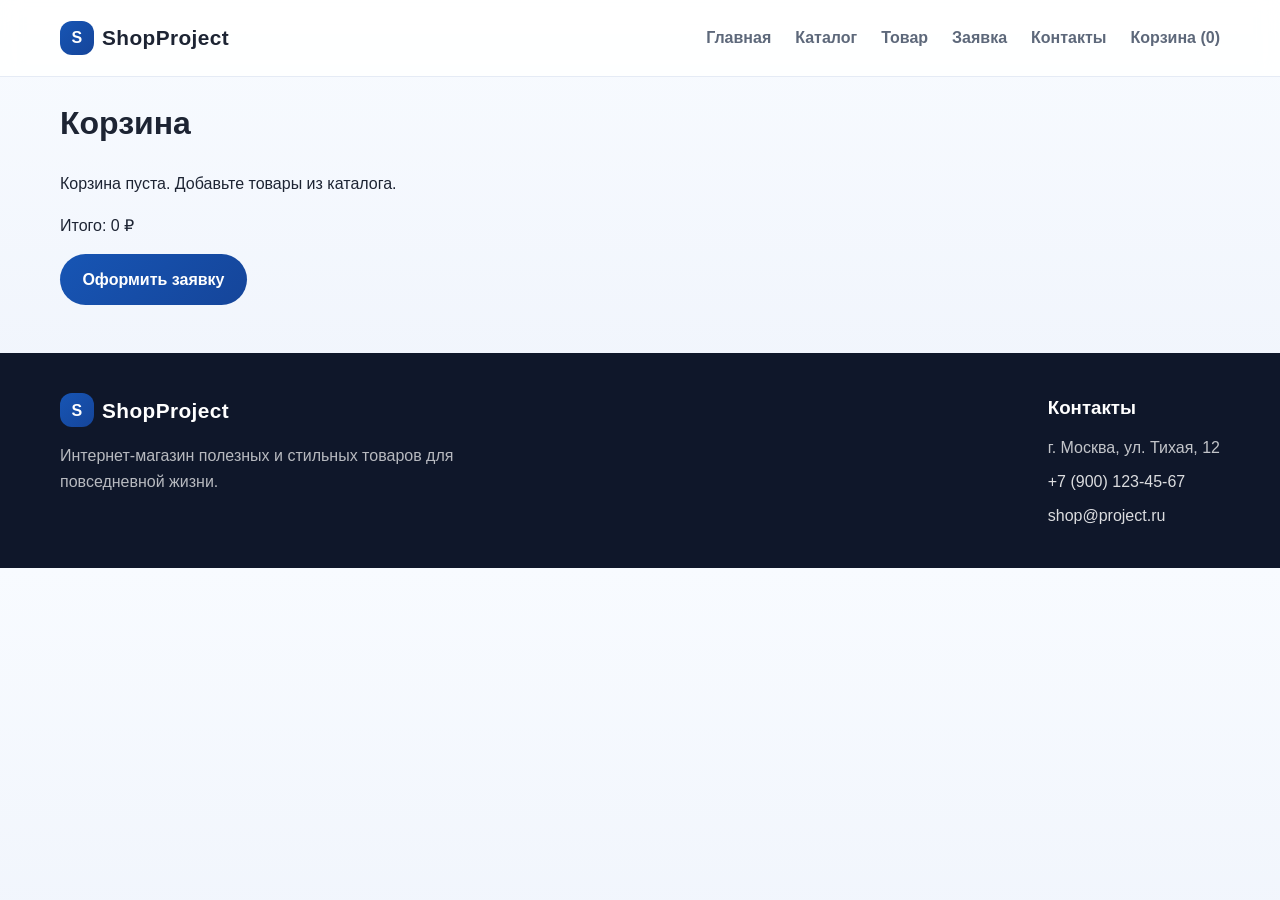
<file: cart.html>
<!DOCTYPE html>
<html lang="ru">
  <head>
    <meta charset="UTF-8" />
    <meta name="viewport" content="width=device-width, initial-scale=1.0" />
    <title>Корзина — ShopProject</title>
    <meta
      name="description"
      content="Современный интернет-магазин с каталогом товаров, преимуществами и формой оформления заявки."
    />
    <link rel="stylesheet" href="css/style.css" />
    <script src="js/data.js" defer></script>
<script src="js/cart.js" defer></script>
<script src="js/catalog.js" defer></script>
<script src="js/validation.js" defer></script>
<script src="js/main.js" defer></script>
  <link rel="stylesheet" href="css/responsive.css"><link rel="stylesheet" href="css/interactive.css"></head>
  <body><a class="skip-link" href="#top">Перейти к содержимому</a>
    <header class="site-header-wrap">
      <div class="container site-header">
        <a class="site-logo" href="index.html" aria-label="Главная страница">
          <span class="site-logo__mark">S</span>
          <span>ShopProject</span>
        </a>

        <button class="menu-toggle" type="button" aria-expanded="false" aria-controls="site-menu">
          <span></span>
          <span></span>
          <span></span>
          <span class="sr-only">Открыть меню</span>
        </button>

        <nav class="site-nav" id="site-menu" aria-label="Основная навигация">
          <ul class="site-nav__list"><li><a href="index.html">Главная</a></li><li><a href="catalog.html">Каталог</a></li><li><a href="product.html">Товар</a></li><li><a href="order.html">Заявка</a></li><li><a href="contacts.html">Контакты</a></li><li><a href="cart.html">Корзина (<span data-cart-count>0</span>)</a></li></ul>
        </nav>
      </div>
    </header>

    <main id="top" tabindex="-1" class="container section"><h1>Корзина</h1><div id="cart-items"></div><p id="cart-total" role="status"></p><a class="button" href="order.html">Оформить заявку</a></main>

    <footer class="site-footer" id="contacts">
      <div class="container site-footer__inner">
        <div>
          <a class="site-logo site-logo--footer" href="#top">
            <span class="site-logo__mark">S</span>
            <span>ShopProject</span>
          </a>
          <p>Интернет-магазин полезных и стильных товаров для повседневной жизни.</p>
        </div>
        <div>
          <h3>Контакты</h3>
          <ul class="contact-list">
            <li>г. Москва, ул. Тихая, 12</li>
            <li><a href="tel:+79001234567">+7 (900) 123-45-67</a></li>
            <li><a href="mailto:shop@project.ru">shop@project.ru</a></li>
          </ul>
        </div>
      </div>
    </footer>

    

    
  <p id="notice" role="status" class="container"></p></body>
</html>
</file>
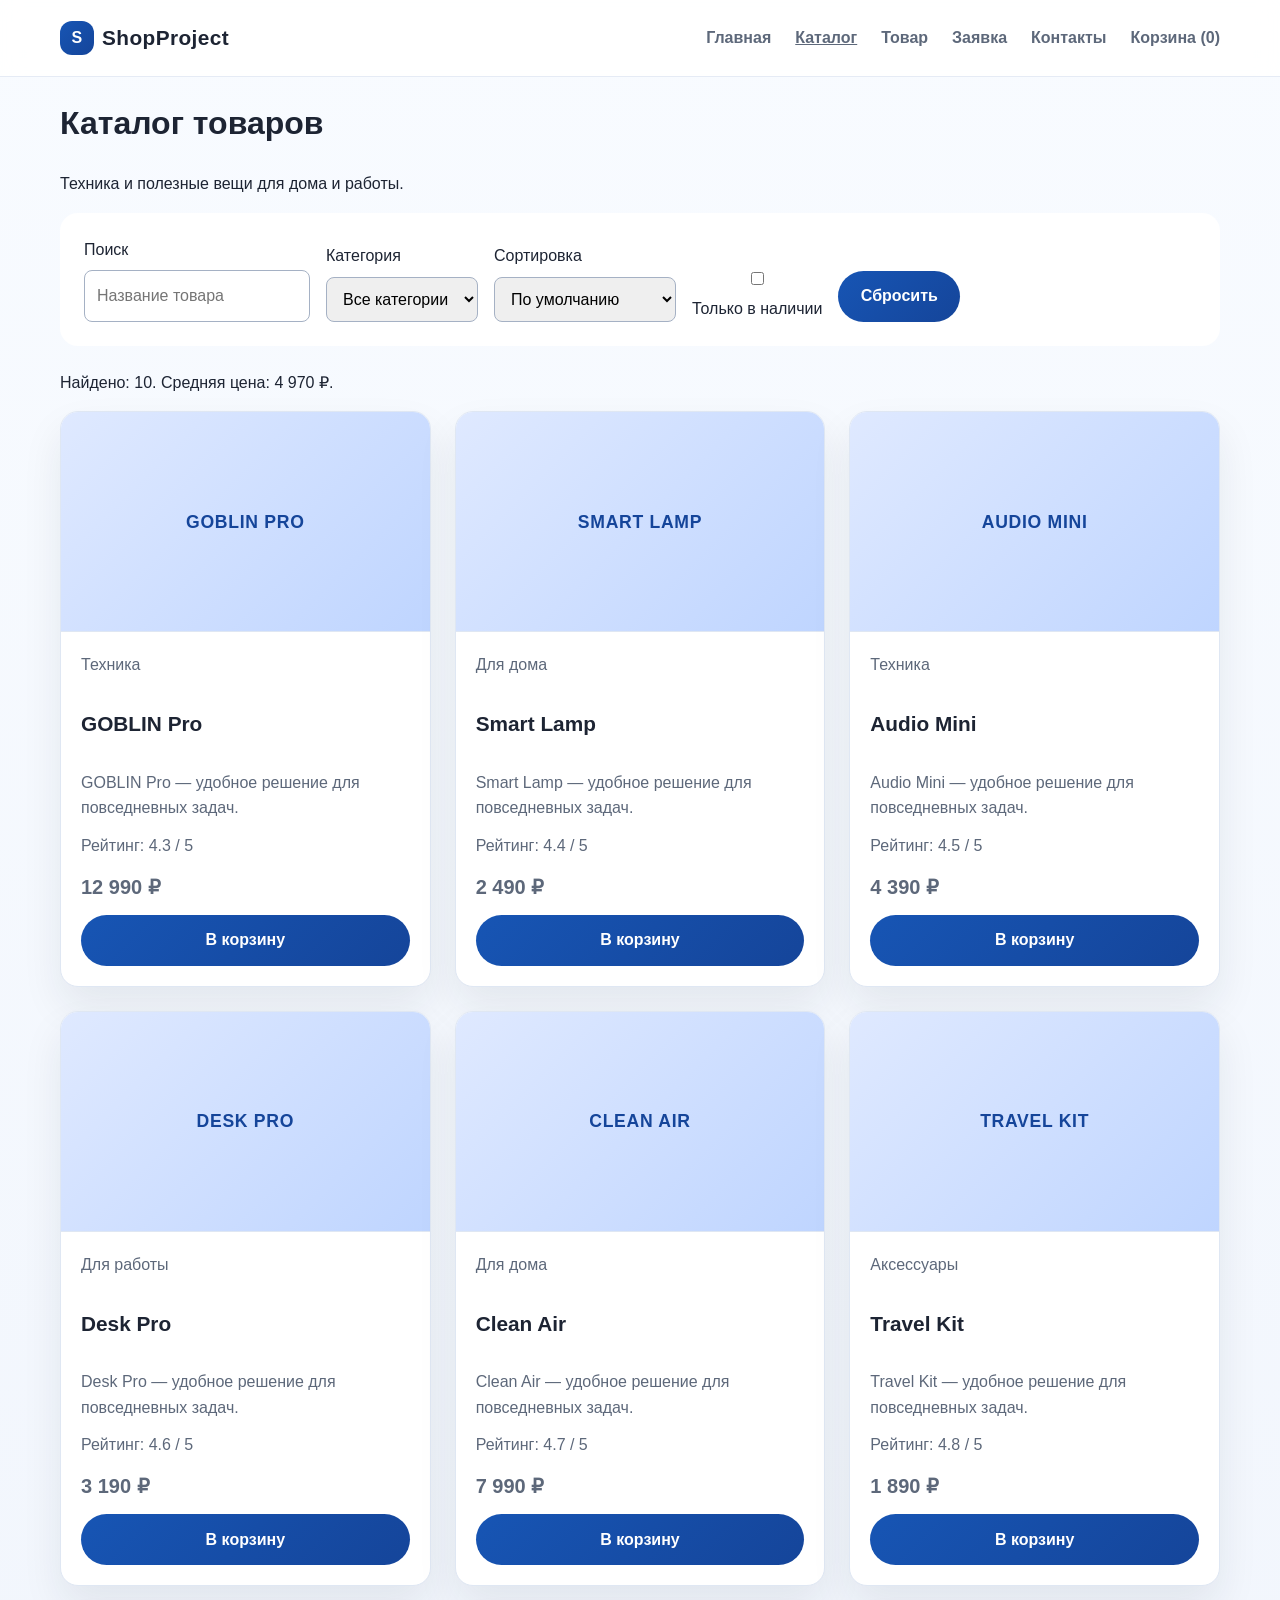
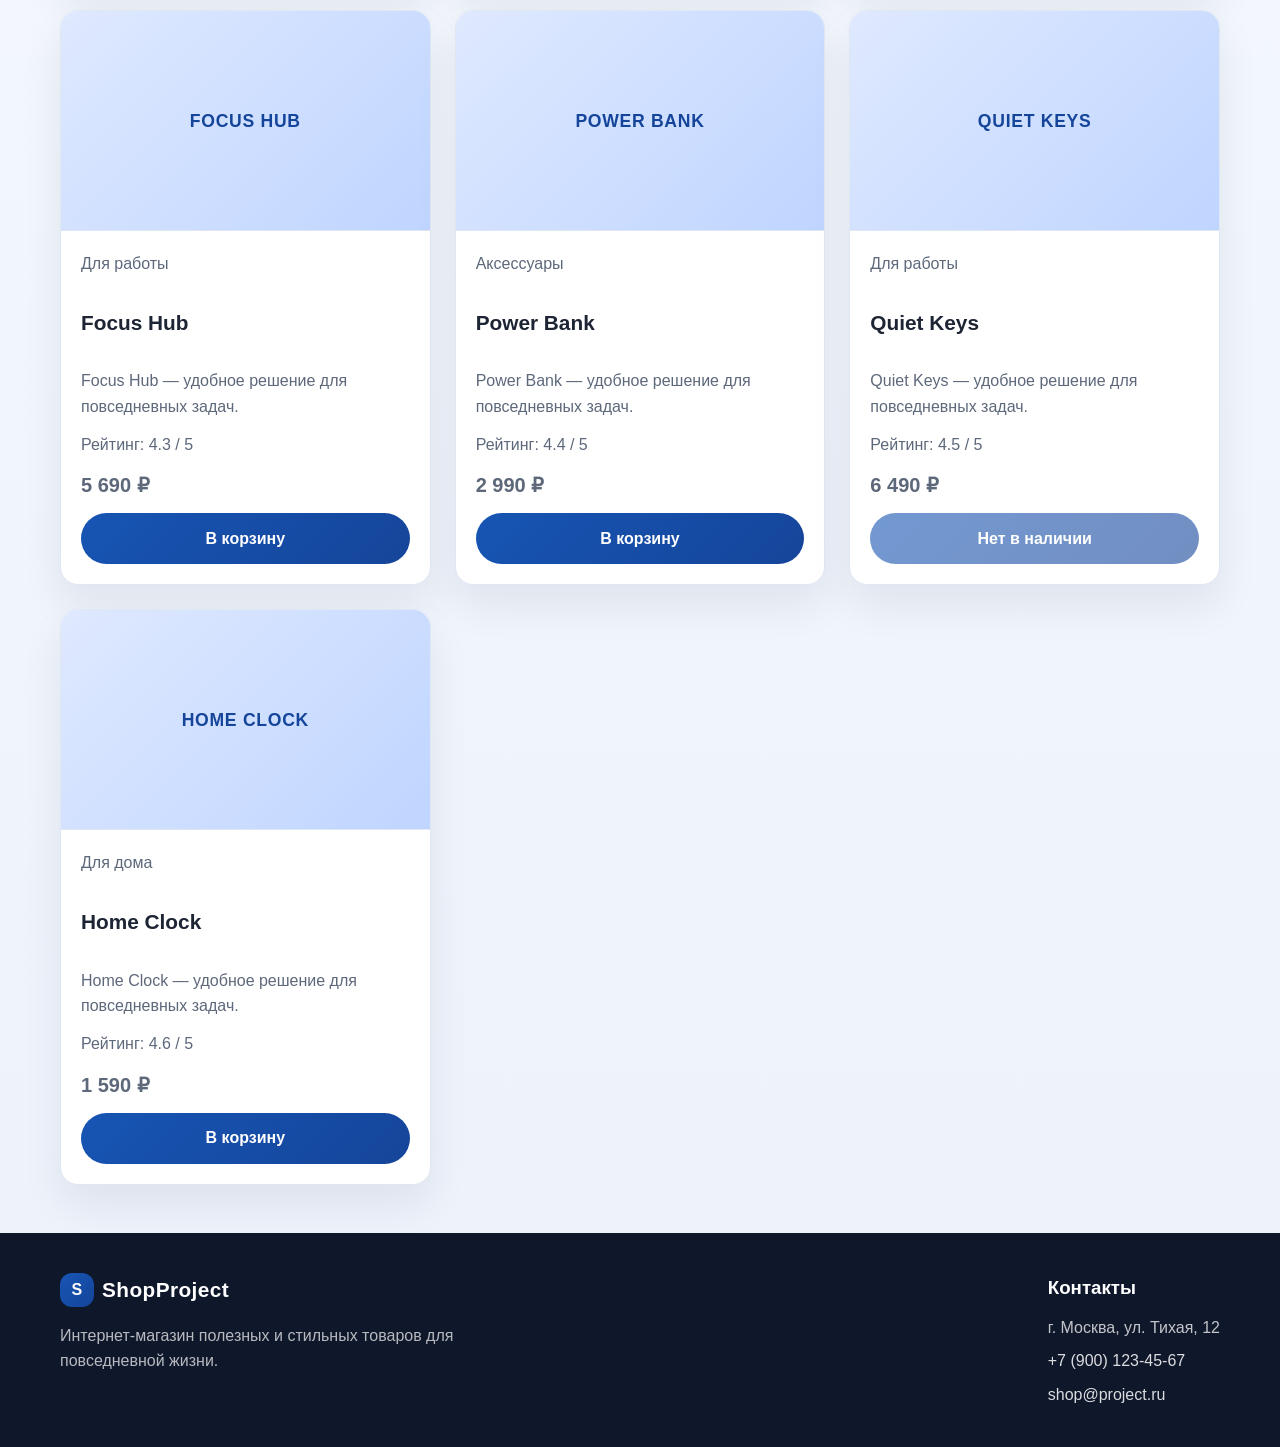
<file: catalog.html>
<!DOCTYPE html>
<html lang="ru">
  <head>
    <meta charset="UTF-8" />
    <meta name="viewport" content="width=device-width, initial-scale=1.0" />
    <title>Каталог — ShopProject</title>
    <meta
      name="description"
      content="Современный интернет-магазин с каталогом товаров, преимуществами и формой оформления заявки."
    />
    <link rel="stylesheet" href="css/style.css" />
    <script src="js/data.js" defer></script>
<script src="js/cart.js" defer></script>
<script src="js/catalog.js" defer></script>
<script src="js/validation.js" defer></script>
<script src="js/main.js" defer></script>
  <link rel="stylesheet" href="css/responsive.css"><link rel="stylesheet" href="css/interactive.css"></head>
  <body><a class="skip-link" href="#top">Перейти к содержимому</a>
    <header class="site-header-wrap">
      <div class="container site-header">
        <a class="site-logo" href="index.html" aria-label="Главная страница">
          <span class="site-logo__mark">S</span>
          <span>ShopProject</span>
        </a>

        <button class="menu-toggle" type="button" aria-expanded="false" aria-controls="site-menu">
          <span></span>
          <span></span>
          <span></span>
          <span class="sr-only">Открыть меню</span>
        </button>

        <nav class="site-nav" id="site-menu" aria-label="Основная навигация">
          <ul class="site-nav__list"><li><a href="index.html">Главная</a></li><li><a href="catalog.html" aria-current="page">Каталог</a></li><li><a href="product.html">Товар</a></li><li><a href="order.html">Заявка</a></li><li><a href="contacts.html">Контакты</a></li><li><a href="cart.html">Корзина (<span data-cart-count>0</span>)</a></li></ul>
        </nav>
      </div>
    </header>

    <main id="top" tabindex="-1" class="container section"><h1>Каталог товаров</h1><p>Техника и полезные вещи для дома и работы.</p><form id="filters" class="panel filters"><label>Поиск<input id="search" type="search" placeholder="Название товара"></label><label>Категория<select id="category"><option value="">Все категории</option></select></label><label>Сортировка<select id="sort"><option value="default">По умолчанию</option><option value="asc">Сначала дешевле</option><option value="desc">Сначала дороже</option><option value="title">По названию</option></select></label><label><input type="checkbox" id="available"> Только в наличии</label><button type="reset" class="button">Сбросить</button></form><p id="results" role="status"></p><div id="products" class="product-grid"></div></main>

    <footer class="site-footer" id="contacts">
      <div class="container site-footer__inner">
        <div>
          <a class="site-logo site-logo--footer" href="#top">
            <span class="site-logo__mark">S</span>
            <span>ShopProject</span>
          </a>
          <p>Интернет-магазин полезных и стильных товаров для повседневной жизни.</p>
        </div>
        <div>
          <h3>Контакты</h3>
          <ul class="contact-list">
            <li>г. Москва, ул. Тихая, 12</li>
            <li><a href="tel:+79001234567">+7 (900) 123-45-67</a></li>
            <li><a href="mailto:shop@project.ru">shop@project.ru</a></li>
          </ul>
        </div>
      </div>
    </footer>

    

    
  <p id="notice" role="status" class="container"></p></body>
</html>
</file>
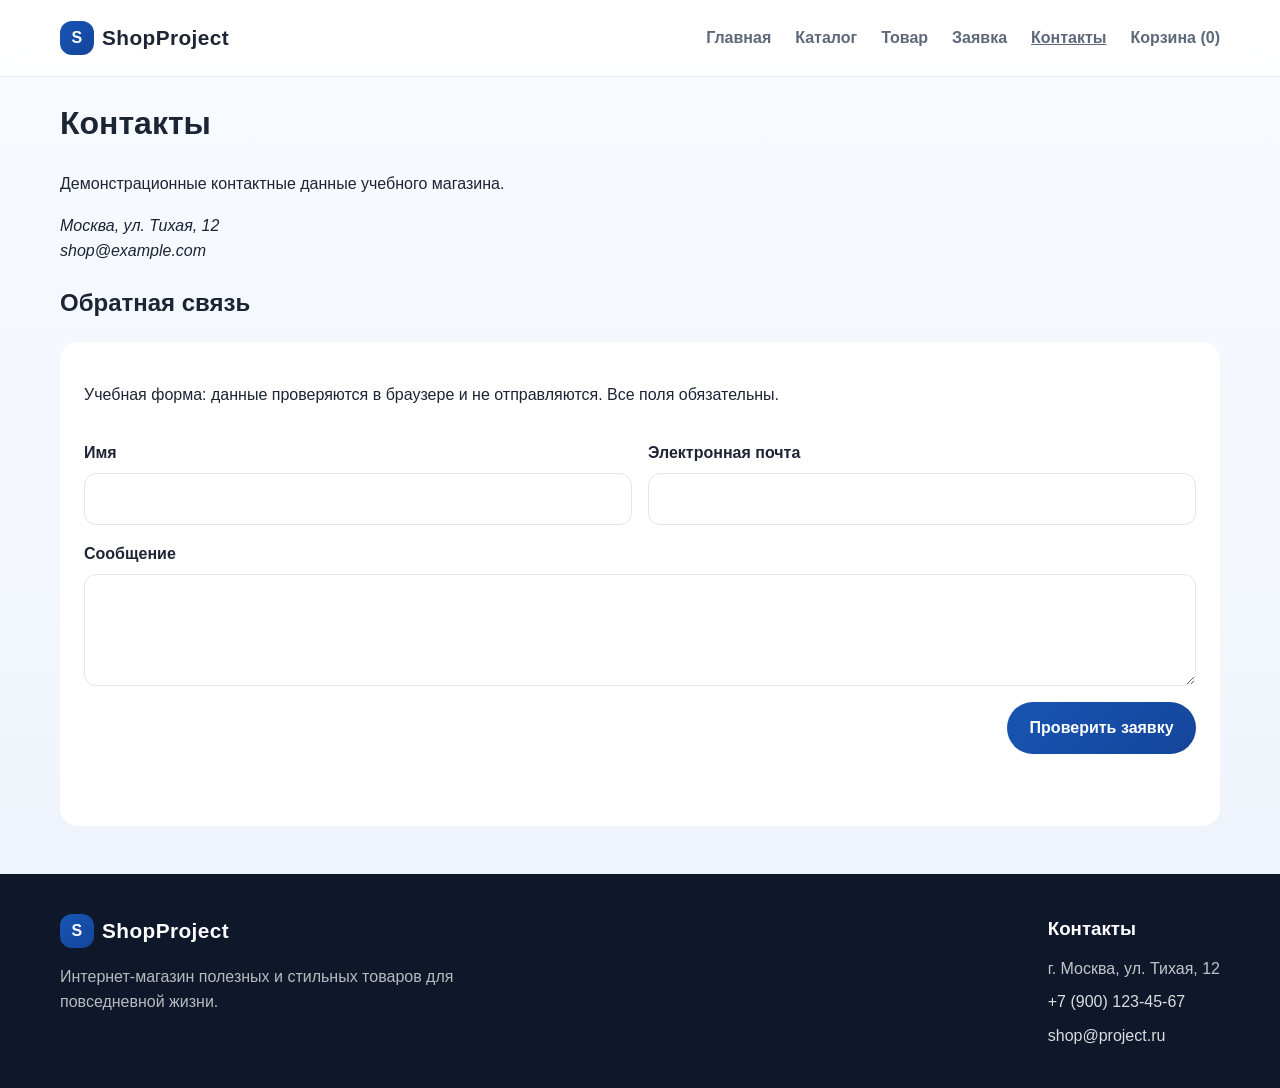
<file: contacts.html>
<!DOCTYPE html>
<html lang="ru">
  <head>
    <meta charset="UTF-8" />
    <meta name="viewport" content="width=device-width, initial-scale=1.0" />
    <title>Контакты — ShopProject</title>
    <meta
      name="description"
      content="Современный интернет-магазин с каталогом товаров, преимуществами и формой оформления заявки."
    />
    <link rel="stylesheet" href="css/style.css" />
    <script src="js/data.js" defer></script>
<script src="js/cart.js" defer></script>
<script src="js/catalog.js" defer></script>
<script src="js/validation.js" defer></script>
<script src="js/main.js" defer></script>
  <link rel="stylesheet" href="css/responsive.css"><link rel="stylesheet" href="css/interactive.css"></head>
  <body><a class="skip-link" href="#top">Перейти к содержимому</a>
    <header class="site-header-wrap">
      <div class="container site-header">
        <a class="site-logo" href="index.html" aria-label="Главная страница">
          <span class="site-logo__mark">S</span>
          <span>ShopProject</span>
        </a>

        <button class="menu-toggle" type="button" aria-expanded="false" aria-controls="site-menu">
          <span></span>
          <span></span>
          <span></span>
          <span class="sr-only">Открыть меню</span>
        </button>

        <nav class="site-nav" id="site-menu" aria-label="Основная навигация">
          <ul class="site-nav__list"><li><a href="index.html">Главная</a></li><li><a href="catalog.html">Каталог</a></li><li><a href="product.html">Товар</a></li><li><a href="order.html">Заявка</a></li><li><a href="contacts.html" aria-current="page">Контакты</a></li><li><a href="cart.html">Корзина (<span data-cart-count>0</span>)</a></li></ul>
        </nav>
      </div>
    </header>

    <main id="top" tabindex="-1" class="container section"><h1>Контакты</h1><p>Демонстрационные контактные данные учебного магазина.</p><address>Москва, ул. Тихая, 12<br><a href="mailto:shop@example.com">shop@example.com</a></address><h2>Обратная связь</h2><form class="order-form panel demo-form"><p class="form-field--wide">Учебная форма: данные проверяются в браузере и не отправляются. Все поля обязательны.</p><div class="form-field"><label for="name">Имя</label><input id="name" name="name" type="text" autocomplete="name" required></div><div class="form-field"><label for="email">Электронная почта</label><input id="email" name="email" type="email" autocomplete="email" required></div><div class="form-field form-field--wide"><label for="message">Сообщение</label><textarea id="message" name="message" required></textarea></div><div class="form-actions"><button class="button" type="submit">Проверить заявку</button></div><p class="form-field--wide" role="status"></p></form></main>

    <footer class="site-footer" id="contacts">
      <div class="container site-footer__inner">
        <div>
          <a class="site-logo site-logo--footer" href="#top">
            <span class="site-logo__mark">S</span>
            <span>ShopProject</span>
          </a>
          <p>Интернет-магазин полезных и стильных товаров для повседневной жизни.</p>
        </div>
        <div>
          <h3>Контакты</h3>
          <ul class="contact-list">
            <li>г. Москва, ул. Тихая, 12</li>
            <li><a href="tel:+79001234567">+7 (900) 123-45-67</a></li>
            <li><a href="mailto:shop@project.ru">shop@project.ru</a></li>
          </ul>
        </div>
      </div>
    </footer>

    

    
  <p id="notice" role="status" class="container"></p></body>
</html>
</file>
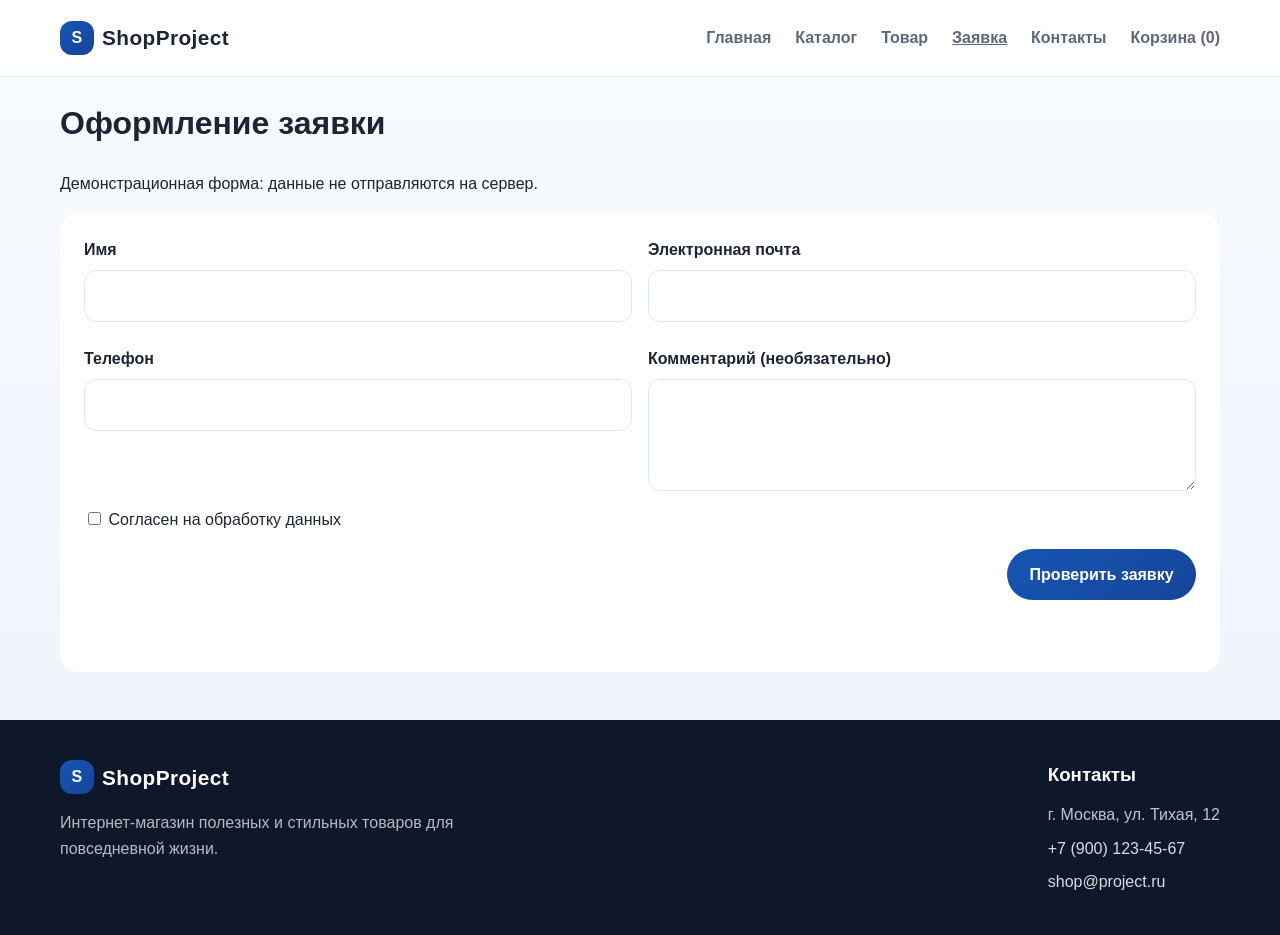
<file: order.html>
<!DOCTYPE html>
<html lang="ru">
  <head>
    <meta charset="UTF-8" />
    <meta name="viewport" content="width=device-width, initial-scale=1.0" />
    <title>Заявка — ShopProject</title>
    <meta
      name="description"
      content="Современный интернет-магазин с каталогом товаров, преимуществами и формой оформления заявки."
    />
    <link rel="stylesheet" href="css/style.css" />
    <script src="js/data.js" defer></script>
<script src="js/cart.js" defer></script>
<script src="js/catalog.js" defer></script>
<script src="js/validation.js" defer></script>
<script src="js/main.js" defer></script>
  <link rel="stylesheet" href="css/responsive.css"><link rel="stylesheet" href="css/interactive.css"></head>
  <body><a class="skip-link" href="#top">Перейти к содержимому</a>
    <header class="site-header-wrap">
      <div class="container site-header">
        <a class="site-logo" href="index.html" aria-label="Главная страница">
          <span class="site-logo__mark">S</span>
          <span>ShopProject</span>
        </a>

        <button class="menu-toggle" type="button" aria-expanded="false" aria-controls="site-menu">
          <span></span>
          <span></span>
          <span></span>
          <span class="sr-only">Открыть меню</span>
        </button>

        <nav class="site-nav" id="site-menu" aria-label="Основная навигация">
          <ul class="site-nav__list"><li><a href="index.html">Главная</a></li><li><a href="catalog.html">Каталог</a></li><li><a href="product.html">Товар</a></li><li><a href="order.html" aria-current="page">Заявка</a></li><li><a href="contacts.html">Контакты</a></li><li><a href="cart.html">Корзина (<span data-cart-count>0</span>)</a></li></ul>
        </nav>
      </div>
    </header>

    <main id="top" tabindex="-1" class="container section"><h1>Оформление заявки</h1><p>Демонстрационная форма: данные не отправляются на сервер.</p><form id="checkout" class="panel order-form" novalidate><div class="form-field"><label for="name">Имя</label><input id="name" name="name" type="text" required aria-describedby="name-error"><small id="name-error" class="field-error"></small></div><div class="form-field"><label for="email">Электронная почта</label><input id="email" name="email" type="email" required aria-describedby="email-error"><small id="email-error" class="field-error"></small></div><div class="form-field"><label for="phone">Телефон</label><input id="phone" name="phone" type="tel" required aria-describedby="phone-error"><small id="phone-error" class="field-error"></small></div><div class="form-field"><label for="comment">Комментарий (необязательно)</label><textarea id="comment" name="comment" maxlength="500"></textarea></div><label><input type="checkbox" name="agreement" required aria-describedby="agreement-error"> Согласен на обработку данных<small id="agreement-error" class="field-error"></small></label><div class="form-actions"><button class="button" type="submit">Проверить заявку</button></div><p id="form-status" role="status"></p></form></main>

    <footer class="site-footer" id="contacts">
      <div class="container site-footer__inner">
        <div>
          <a class="site-logo site-logo--footer" href="#top">
            <span class="site-logo__mark">S</span>
            <span>ShopProject</span>
          </a>
          <p>Интернет-магазин полезных и стильных товаров для повседневной жизни.</p>
        </div>
        <div>
          <h3>Контакты</h3>
          <ul class="contact-list">
            <li>г. Москва, ул. Тихая, 12</li>
            <li><a href="tel:+79001234567">+7 (900) 123-45-67</a></li>
            <li><a href="mailto:shop@project.ru">shop@project.ru</a></li>
          </ul>
        </div>
      </div>
    </footer>

    

    
  <p id="notice" role="status" class="container"></p></body>
</html>
</file>
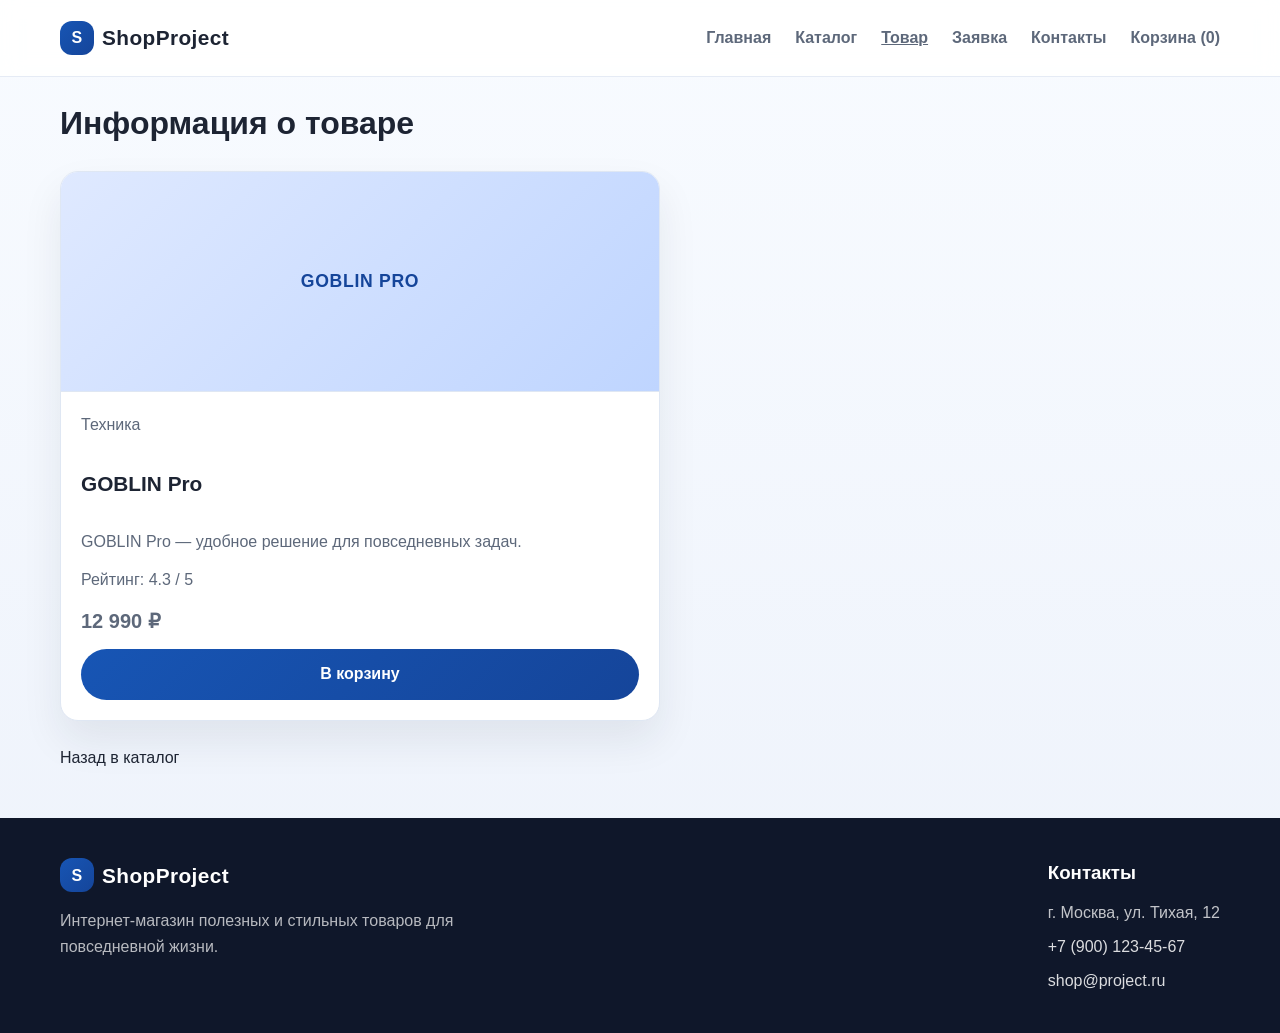
<file: product.html>
<!DOCTYPE html>
<html lang="ru">
  <head>
    <meta charset="UTF-8" />
    <meta name="viewport" content="width=device-width, initial-scale=1.0" />
    <title>Товар — ShopProject</title>
    <meta
      name="description"
      content="Современный интернет-магазин с каталогом товаров, преимуществами и формой оформления заявки."
    />
    <link rel="stylesheet" href="css/style.css" />
    <script src="js/data.js" defer></script>
<script src="js/cart.js" defer></script>
<script src="js/catalog.js" defer></script>
<script src="js/validation.js" defer></script>
<script src="js/main.js" defer></script>
  <link rel="stylesheet" href="css/responsive.css"><link rel="stylesheet" href="css/interactive.css"></head>
  <body><a class="skip-link" href="#top">Перейти к содержимому</a>
    <header class="site-header-wrap">
      <div class="container site-header">
        <a class="site-logo" href="index.html" aria-label="Главная страница">
          <span class="site-logo__mark">S</span>
          <span>ShopProject</span>
        </a>

        <button class="menu-toggle" type="button" aria-expanded="false" aria-controls="site-menu">
          <span></span>
          <span></span>
          <span></span>
          <span class="sr-only">Открыть меню</span>
        </button>

        <nav class="site-nav" id="site-menu" aria-label="Основная навигация">
          <ul class="site-nav__list"><li><a href="index.html">Главная</a></li><li><a href="catalog.html">Каталог</a></li><li><a href="product.html" aria-current="page">Товар</a></li><li><a href="order.html">Заявка</a></li><li><a href="contacts.html">Контакты</a></li><li><a href="cart.html">Корзина (<span data-cart-count>0</span>)</a></li></ul>
        </nav>
      </div>
    </header>

    <main id="top" tabindex="-1" class="container section"><h1>Информация о товаре</h1><div id="product-detail"></div><a href="catalog.html">Назад в каталог</a></main>

    <footer class="site-footer" id="contacts">
      <div class="container site-footer__inner">
        <div>
          <a class="site-logo site-logo--footer" href="#top">
            <span class="site-logo__mark">S</span>
            <span>ShopProject</span>
          </a>
          <p>Интернет-магазин полезных и стильных товаров для повседневной жизни.</p>
        </div>
        <div>
          <h3>Контакты</h3>
          <ul class="contact-list">
            <li>г. Москва, ул. Тихая, 12</li>
            <li><a href="tel:+79001234567">+7 (900) 123-45-67</a></li>
            <li><a href="mailto:shop@project.ru">shop@project.ru</a></li>
          </ul>
        </div>
      </div>
    </footer>

    

    
  <p id="notice" role="status" class="container"></p></body>
</html>
</file>
<file: css/style.css>
:root {
  --color-bg: #f4f7fb;
  --color-surface: #ffffff;
  --color-surface-alt: #eef3ff;
  --color-surface-soft: #f8f9fc;
  --color-primary: #3b82f6;
  --color-primary-dark: #1e5ad3;
  --color-primary-soft: rgba(59, 130, 246, 0.12);
  --color-text: #1d2433;
  --color-muted: #5d687a;
  --color-border: #dfe7f3;
  --color-success: #1d9f6f;
  --color-success-bg: #eafaf3;
  --color-danger: #d94b5c;
  --color-warning: #f59e0b;
  --shadow-soft: 0 20px 40px rgba(29, 36, 51, 0.08);
  --radius-sm: 12px;
  --radius-md: 18px;
  --radius-lg: 28px;
  --container-width: 1160px;
  --space-1: 4px;
  --space-2: 8px;
  --space-3: 12px;
  --space-4: 16px;
  --space-5: 20px;
  --space-6: 24px;
  --space-7: 28px;
  --space-8: 32px;
  --space-10: 40px;
  --space-12: 48px;
}

* {
  box-sizing: border-box;
}

html {
  scroll-behavior: smooth;
}

body {
  margin: 0;
  font-family: Arial, sans-serif;
  line-height: 1.6;
  color: var(--color-text);
  background: linear-gradient(180deg, #f8fbff 0%, #edf2fb 100%);
}

img {
  display: block;
  max-width: 100%;
}

a {
  color: inherit;
  text-decoration: none;
}

button,
input,
select,
textarea {
  font: inherit;
}

button {
  cursor: pointer;
}

button:focus-visible,
a:focus-visible,
input:focus-visible,
select:focus-visible,
textarea:focus-visible {
  outline: 3px solid rgba(59, 130, 246, 0.25);
  outline-offset: 3px;
}

.container {
  width: min(var(--container-width), calc(100% - 32px));
  margin: 0 auto;
}

.site-header-wrap {
  position: sticky;
  top: 0;
  z-index: 10;
  background: rgba(255, 255, 255, 0.88);
  backdrop-filter: blur(10px);
  border-bottom: 1px solid rgba(223, 231, 243, 0.8);
}

.site-header {
  display: flex;
  align-items: center;
  justify-content: space-between;
  gap: var(--space-5);
  min-height: 76px;
}

.site-logo {
  display: inline-flex;
  align-items: center;
  gap: var(--space-2);
  font-size: 1.3rem;
  font-weight: 700;
  letter-spacing: 0.02em;
}

.site-logo__mark {
  display: inline-flex;
  align-items: center;
  justify-content: center;
  width: 34px;
  height: 34px;
  border-radius: 12px;
  background: linear-gradient(135deg, var(--color-primary), var(--color-primary-dark));
  color: white;
  font-size: 1rem;
}

.site-nav__list {
  display: flex;
  align-items: center;
  gap: var(--space-6);
  list-style: none;
  margin: 0;
  padding: 0;
}

.site-nav__list a {
  color: var(--color-muted);
  font-weight: 600;
  transition: color 0.2s ease;
}

.site-nav__list a:hover,
.site-nav__list a:focus-visible {
  color: var(--color-primary);
}

.menu-toggle {
  display: none;
  width: 44px;
  height: 44px;
  border: 1px solid var(--color-border);
  background: var(--color-surface);
  border-radius: 12px;
  padding: 0;
}

.menu-toggle span {
  display: block;
  width: 20px;
  height: 2px;
  margin: 5px auto;
  background: var(--color-text);
  border-radius: 999px;
}

.hero {
  padding: var(--space-10) 0 var(--space-12);
}

.hero__inner {
  display: grid;
  grid-template-columns: 1.1fr 0.9fr;
  align-items: center;
  gap: var(--space-8);
}

.eyebrow {
  margin: 0 0 var(--space-3);
  font-size: 0.78rem;
  font-weight: 700;
  letter-spacing: 0.14em;
  text-transform: uppercase;
  color: var(--color-primary);
}

.hero h1,
.section-heading h2,
.cta-section h2 {
  margin: 0;
  line-height: 1.1;
  letter-spacing: -0.04em;
}

.hero h1 {
  max-width: 560px;
  font-size: clamp(2.5rem, 5vw, 4.5rem);
}

.hero__text {
  max-width: 560px;
  margin: var(--space-5) 0 0;
  color: var(--color-muted);
  font-size: 1.05rem;
}

.hero__actions {
  display: flex;
  flex-wrap: wrap;
  gap: var(--space-4);
  margin-top: var(--space-7);
}

.button {
  display: inline-flex;
  align-items: center;
  justify-content: center;
  min-height: 46px;
  padding: 0.8rem 1.4rem;
  border: none;
  border-radius: 999px;
  background: linear-gradient(135deg, var(--color-primary), var(--color-primary-dark));
  color: white;
  font-weight: 700;
  text-decoration: none;
  transition: transform 0.2s ease, box-shadow 0.2s ease;
}

.button:hover {
  transform: translateY(-1px);
  box-shadow: 0 12px 25px rgba(59, 130, 246, 0.22);
}

.button--secondary {
  background: transparent;
  color: var(--color-primary);
  border: 1px solid rgba(59, 130, 246, 0.35);
}

.button--secondary:hover {
  background: var(--color-primary-soft);
  box-shadow: none;
}

.hero__stats {
  display: grid;
  grid-template-columns: repeat(3, minmax(0, 1fr));
  gap: var(--space-4);
  list-style: none;
  padding: 0;
  margin: var(--space-8) 0 0;
}

.hero__stats li {
  padding: var(--space-5);
  background: rgba(255, 255, 255, 0.7);
  border: 1px solid rgba(223, 231, 243, 0.9);
  border-radius: var(--radius-md);
  box-shadow: var(--shadow-soft);
}

.hero__stats strong {
  display: block;
  font-size: 1.2rem;
  line-height: 1.2;
}

.hero__stats span {
  color: var(--color-muted);
  font-size: 0.9rem;
}

.hero__visual {
  display: flex;
  justify-content: center;
}

.product-highlight {
  width: min(100%, 480px);
  overflow: hidden;
  border-radius: var(--radius-lg);
  background: linear-gradient(180deg, #f2f5ff 0%, #dfeafb 100%);
  border: 1px solid rgba(223, 231, 243, 0.8);
  box-shadow: var(--shadow-soft);
}

.product-illustration {
  display: flex;
  align-items: center;
  justify-content: center;
  width: 100%;
  min-height: 220px;
  background: linear-gradient(135deg, #dfe9ff 0%, #bfd5ff 100%);
  border-bottom: 1px solid var(--color-border);
  color: var(--color-primary-dark);
  font-size: 1.1rem;
  font-weight: 700;
  letter-spacing: 0.04em;
  text-transform: uppercase;
}

.product-illustration--hero {
  min-height: 290px;
  font-size: 1.5rem;
}

.product-highlight__content {
  padding: var(--space-6);
}

.label {
  display: inline-block;
  padding: var(--space-1) var(--space-2);
  border-radius: 999px;
  background: rgba(59, 130, 246, 0.1);
  color: var(--color-primary);
  font-size: 0.78rem;
  font-weight: 700;
}

.product-highlight__content h2 {
  margin: var(--space-3) 0;
  font-size: clamp(1.8rem, 3vw, 2.4rem);
}

.product-highlight__content p {
  margin: 0;
  color: var(--color-muted);
}

.product-highlight__meta {
  display: flex;
  align-items: center;
  justify-content: space-between;
  gap: var(--space-4);
  margin-top: var(--space-5);
}

.product-highlight__meta span {
  font-size: 1.3rem;
  font-weight: 700;
}

.section {
  padding: 0 0 var(--space-12);
}

.section--neutral {
  padding: var(--space-8) 0 var(--space-12);
}

.section-heading {
  display: flex;
  flex-direction: column;
  gap: var(--space-2);
  margin-bottom: var(--space-8);
}

.section-heading h2,
.cta-section h2 {
  font-size: clamp(2rem, 4vw, 3rem);
}

.product-grid {
  display: grid;
  grid-template-columns: repeat(3, minmax(0, 1fr));
  gap: var(--space-6);
}

.product-card {
  display: flex;
  flex-direction: column;
  overflow: hidden;
  background: var(--color-surface);
  border: 1px solid var(--color-border);
  border-radius: var(--radius-md);
  box-shadow: var(--shadow-soft);
  transition: transform 0.2s ease, border-color 0.2s ease;
}

.product-card:hover {
  transform: translateY(-4px);
  border-color: rgba(59, 130, 246, 0.5);
}

.product-card .product-illustration {
  min-height: 220px;
  border-bottom: 1px solid var(--color-border);
}

.product-card__body {
  display: flex;
  flex: 1;
  flex-direction: column;
  gap: var(--space-3);
  padding: var(--space-5);
}

.product-card__tag {
  display: inline-flex;
  align-self: flex-start;
  padding: var(--space-1) var(--space-2);
  border-radius: 999px;
  background: var(--color-primary-soft);
  color: var(--color-primary);
  font-size: 0.72rem;
  font-weight: 700;
}

.product-card h3 {
  margin: 0;
  font-size: 1.35rem;
}

.product-card p {
  margin: 0;
  color: var(--color-muted);
}

.product-card__meta {
  display: flex;
  align-items: center;
  justify-content: space-between;
  gap: var(--space-3);
  margin-top: auto;
  padding-top: var(--space-3);
}

.product-card__price {
  font-size: 1.25rem;
  font-weight: 700;
  color: var(--color-text);
}

.advantages-list {
  display: grid;
  grid-template-columns: repeat(4, minmax(0, 1fr));
  gap: var(--space-5);
}

.advantage-card {
  padding: var(--space-6);
  background: var(--color-surface);
  border: 1px solid var(--color-border);
  border-radius: var(--radius-md);
  box-shadow: var(--shadow-soft);
}

.advantage-card__icon {
  display: inline-flex;
  align-items: center;
  justify-content: center;
  width: 54px;
  height: 54px;
  margin-bottom: var(--space-4);
  border-radius: 16px;
  background: linear-gradient(135deg, var(--color-primary-soft), rgba(29, 159, 111, 0.08));
  color: var(--color-primary);
  font-weight: 800;
}

.advantage-card h3 {
  margin: 0 0 var(--space-2);
  font-size: 1.2rem;
}

.advantage-card p {
  margin: 0;
  color: var(--color-muted);
}

.cta-section {
  display: flex;
  align-items: center;
  justify-content: space-between;
  gap: var(--space-6);
  margin-top: var(--space-8);
  padding: clamp(var(--space-6), 4vw, var(--space-10));
  border-radius: var(--radius-lg);
  background: linear-gradient(135deg, var(--color-primary), var(--color-primary-dark));
  color: white;
  box-shadow: var(--shadow-soft);
}

.cta-section .eyebrow {
  color: rgba(255, 255, 255, 0.8);
}

.site-footer {
  padding: var(--space-10) 0;
  background: #0f172a;
  color: rgba(255, 255, 255, 0.85);
}

.site-footer__inner {
  display: flex;
  justify-content: space-between;
  gap: var(--space-8);
}

.site-logo--footer {
  color: white;
}

.site-footer p {
  max-width: 420px;
  margin: var(--space-4) 0 0;
  color: rgba(255, 255, 255, 0.7);
}

.site-footer h3 {
  margin-top: 0;
  margin-bottom: var(--space-3);
  color: white;
}

.contact-list {
  margin: 0;
  padding: 0;
  list-style: none;
  display: grid;
  gap: var(--space-2);
  color: rgba(255, 255, 255, 0.75);
}

.contact-list a {
  color: rgba(255, 255, 255, 0.85);
}

.order-dialog {
  width: min(100% - 20px, 560px);
  padding: 0;
  border: none;
  border-radius: var(--radius-lg);
  background: var(--color-surface);
  box-shadow: 0 30px 70px rgba(17, 24, 39, 0.25);
}

.order-dialog::backdrop {
  background: rgba(15, 23, 42, 0.6);
}

#order-dialog h2 {
  margin: 0;
  padding: var(--space-6) var(--space-6) 0;
}

.order-form {
  display: grid;
  grid-template-columns: 1fr 1fr;
  gap: var(--space-4);
  padding: var(--space-6);
}

.form-field {
  display: flex;
  flex-direction: column;
  gap: var(--space-2);
}

.form-field--wide {
  grid-column: 1 / -1;
}

.form-field label {
  font-weight: 600;
}

.form-field input,
.form-field select,
.form-field textarea {
  width: 100%;
  min-height: 46px;
  padding: 0.75rem 0.9rem;
  border: 1px solid var(--color-border);
  border-radius: 12px;
  background: #fff;
  color: var(--color-text);
}

.form-field textarea {
  min-height: 112px;
  resize: vertical;
}

.form-field small {
  color: var(--color-muted);
}

.form-field input:hover,
.form-field select:hover,
.form-field textarea:hover {
  border-color: rgba(59, 130, 246, 0.45);
}

.form-field input:focus,
.form-field select:focus,
.form-field textarea:focus {
  border-color: var(--color-primary);
  box-shadow: 0 0 0 4px rgba(59, 130, 246, 0.08);
}

.form-field--checkbox {
  grid-column: 1 / -1;
}

.form-field--checkbox label {
  display: flex;
  align-items: center;
  gap: var(--space-3);
  cursor: pointer;
  font-weight: 500;
}

.form-field--checkbox input {
  width: 18px;
  height: 18px;
  accent-color: var(--color-primary);
}

.form-actions {
  grid-column: 1 / -1;
  display: flex;
  justify-content: flex-end;
  gap: var(--space-3);
}

[aria-invalid="true"] {
  border-color: var(--color-danger) !important;
  box-shadow: 0 0 0 4px rgba(217, 75, 92, 0.08);
}

.success-message {
  width: min(var(--container-width), calc(100% - 32px));
  margin: 0 auto var(--space-8);
  padding: 1rem 1.2rem;
  border-left: 4px solid var(--color-success);
  border-radius: 12px;
  background: var(--color-success-bg);
  color: #0f6a4f;
  font-weight: 600;
}

.sr-only {
  position: absolute;
  width: 1px;
  height: 1px;
  padding: 0;
  margin: -1px;
  overflow: hidden;
  clip: rect(0, 0, 0, 0);
  border: 0;
}


:root { --color-primary: #1755b4; --color-primary-dark: #15459a; }
:focus-visible { outline: 3px solid #163f92; outline-offset: 4px; }
.skip-link { position: fixed; top: -100px; left: 16px; z-index: 100; padding: 12px; background: white; }
.skip-link:focus { top: 8px; }
[aria-current="page"] { text-decoration: underline; }
.panel { background: white; padding: 24px; border-radius: 18px; }
main { padding-top: 24px; }
.catalog-layout,.detail-layout { display: grid; gap: 24px; }
img { height: auto; }
picture img { width: 100%; border-radius: 18px; }
.table-scroll { overflow-x: auto; margin-top: 24px; }
table { border-collapse: collapse; width: 100%; } th,td { text-align:left; padding: 16px; border-bottom: 1px solid #abb8cc; }
caption { font-weight: bold; text-align: left; }
.site-nav a { display: inline-block; padding: 8px 0; }
.product-card__meta { flex-wrap: wrap; }
</file>
<file: css/responsive.css>
@media (max-width: 900px) {
  .hero__inner,
  .product-grid,
  .advantages-list,
  .site-footer__inner {
    grid-template-columns: 1fr 1fr;
  }

  .hero__inner {
    display: grid;
  }

  .product-grid,
  .advantages-list {
    display: grid;
  }

  .product-grid {
    grid-template-columns: repeat(2, minmax(0, 1fr));
  }

  .advantages-list {
    grid-template-columns: repeat(2, minmax(0, 1fr));
  }

  .site-footer__inner {
    display: grid;
    grid-template-columns: 1fr 1fr;
  }
}

@media (max-width: 680px) {
  .menu-toggle {
    display: block;
  }

  .site-nav {
    display: none;
    width: 100%;
  }

  .site-nav.is-open {
    display: block;
  }

  .site-nav__list {
    flex-direction: column;
    align-items: flex-start;
    padding: 0 0 var(--space-4);
  }

  .site-header {
    flex-wrap: wrap;
  }

  .hero__inner,
  .product-grid,
  .advantages-list,
  .site-footer__inner,
  .order-form {
    grid-template-columns: 1fr;
  }

  .hero__inner {
    display: grid;
  }

  .hero__stats {
    grid-template-columns: 1fr;
  }

  .cta-section {
    flex-direction: column;
    align-items: flex-start;
  }

  .form-actions {
    flex-direction: column-reverse;
  }

  .form-actions .button {
    width: 100%;
  }
}

/* Mobile First для новых страниц */
.catalog-layout,.detail-layout { grid-template-columns: minmax(0,1fr); }
.catalog-layout > *, .detail-layout > *, .order-form > * { min-width: 0; }
.order-dialog { max-height: 90dvh; overflow-y: auto; }
@media (min-width: 768px) { .detail-layout { grid-template-columns: 1fr 1fr; } }
@media (min-width: 1024px) { .catalog-layout { grid-template-columns: 220px minmax(0,1fr); } }
@media (max-width: 680px) { .site-header-wrap { position: static; } .hero h1 { font-size: 2.2rem; } }
@media (prefers-reduced-motion: reduce) { html { scroll-behavior: auto; } *, *::before, *::after { transition: none !important; animation: none !important; } }
</file>
<file: css/interactive.css>
.filters{display:flex;gap:16px;flex-wrap:wrap;align-items:end;margin-bottom:24px}.filters label{display:grid;gap:8px}.filters input,.filters select{padding:12px;max-width:100%;border:1px solid #a5b1c4;border-radius:8px;font:inherit}.filters input[type=checkbox]{width:auto}.field-error{display:block;color:#a91b32}#cart-items .panel{margin-bottom:16px;padding:24px}#cart-items button{margin:4px}button:disabled{opacity:.6;cursor:not-allowed}#notice:not(:empty){padding:16px;background:#eafaf3;color:#155d43}#product-detail{max-width:600px;margin-bottom:24px}[aria-invalid=true]{outline:2px solid #a91b32}.product-card__body h2{font-size:1.3rem}@media(max-width:600px){.filters{display:grid}.filters label{min-width:0}.filters input,.filters select{width:100%}}
</file>
